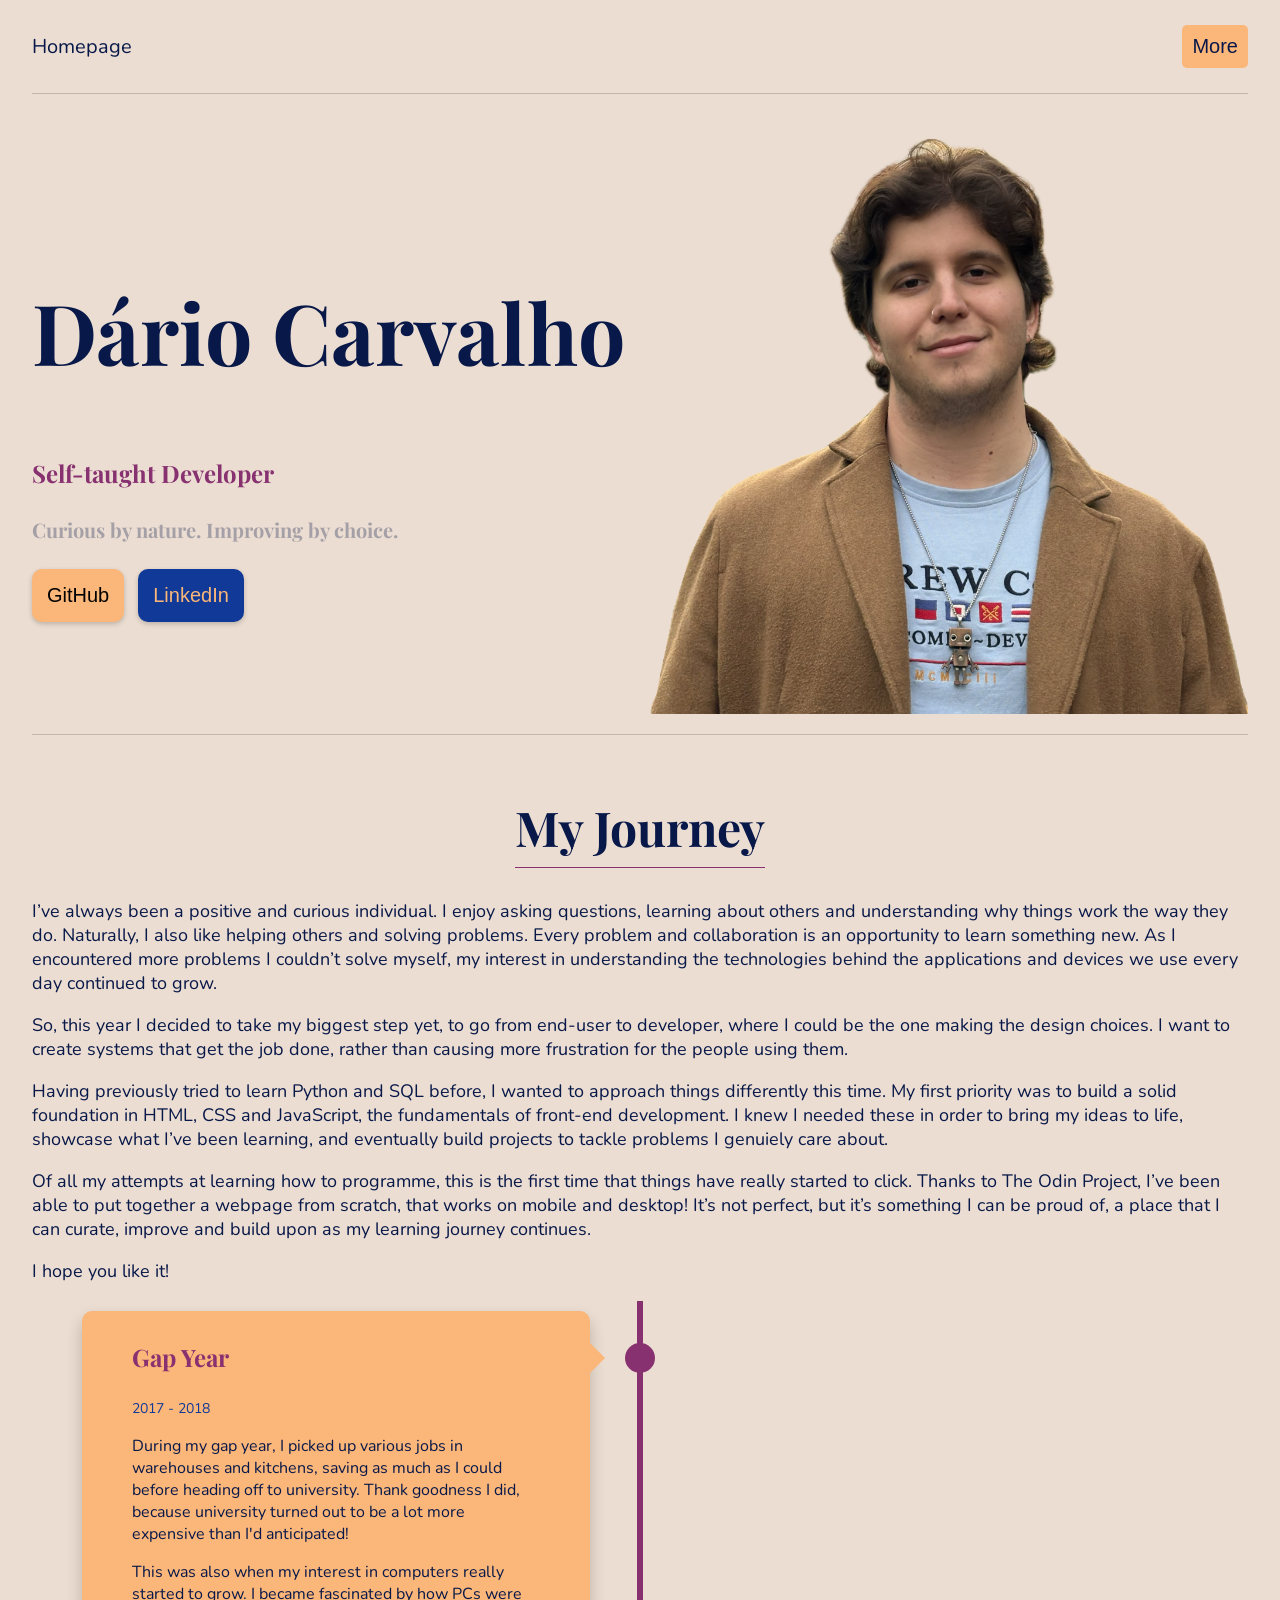
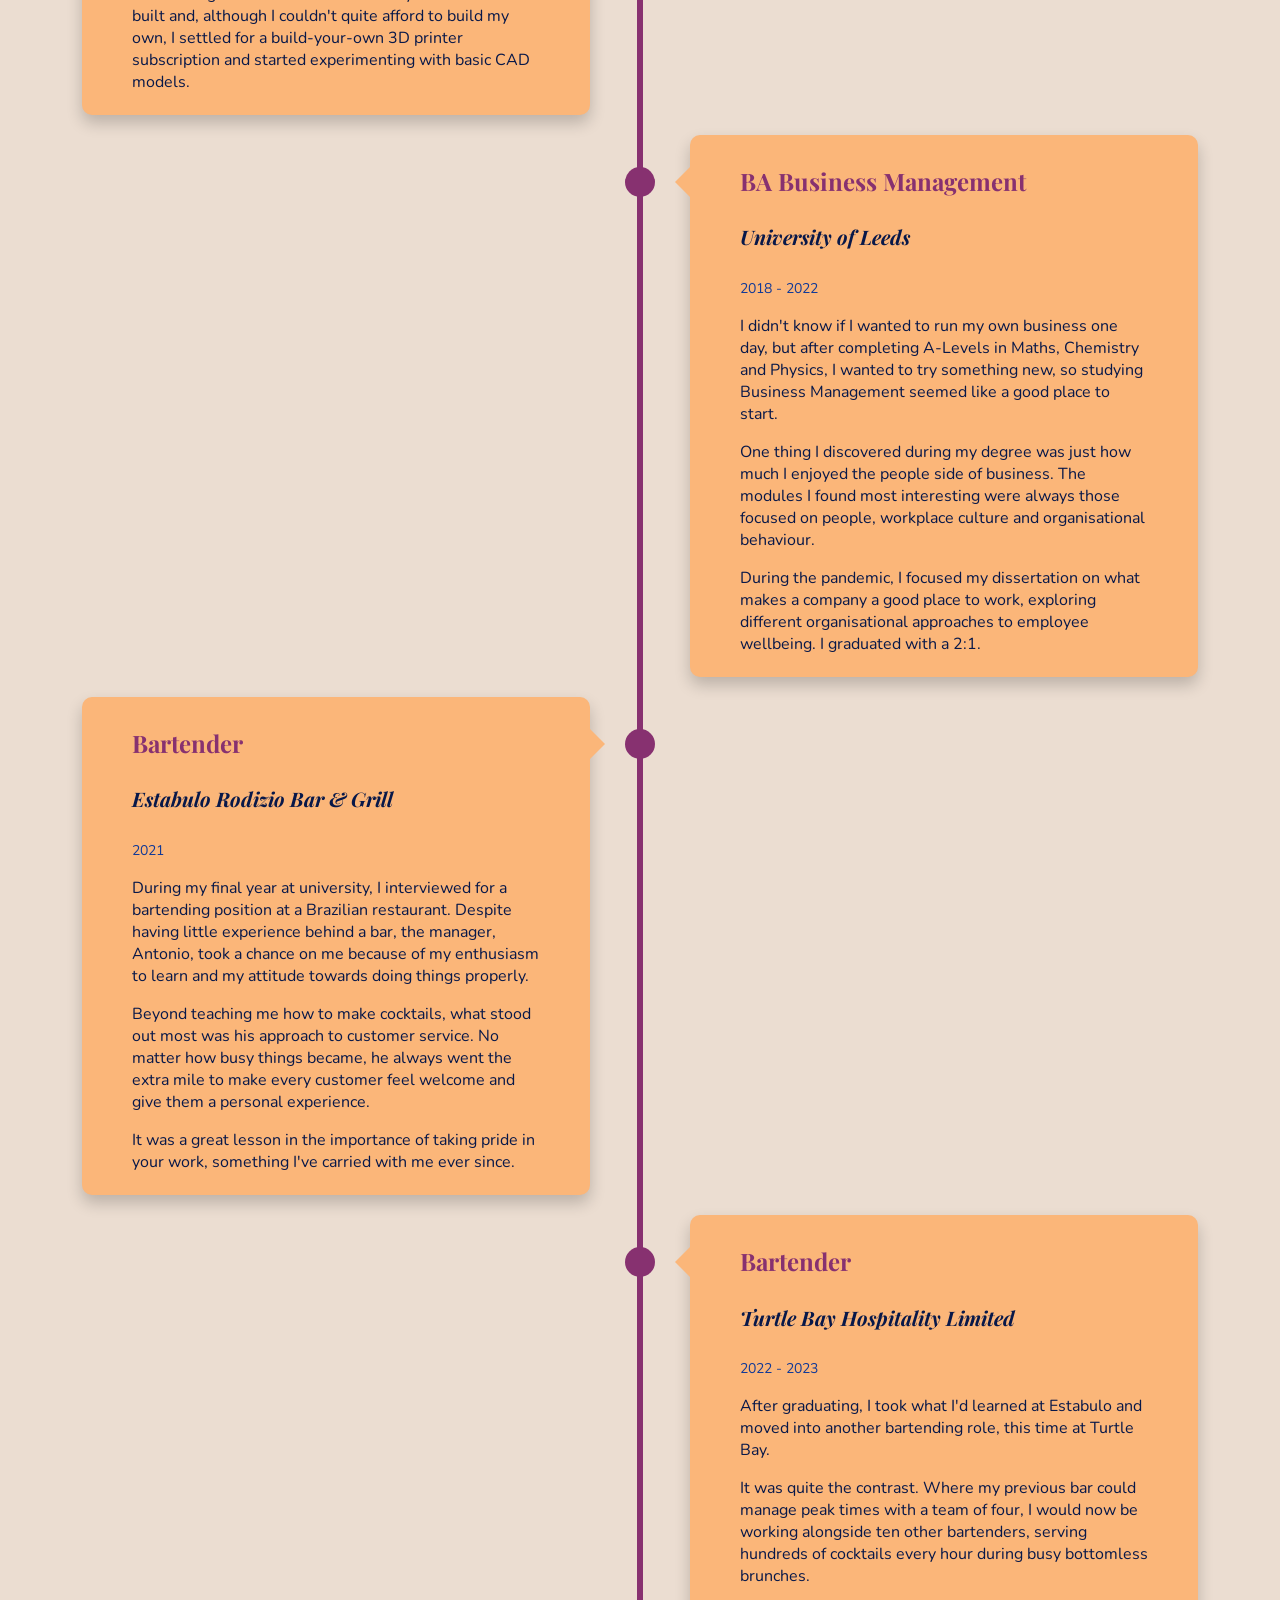
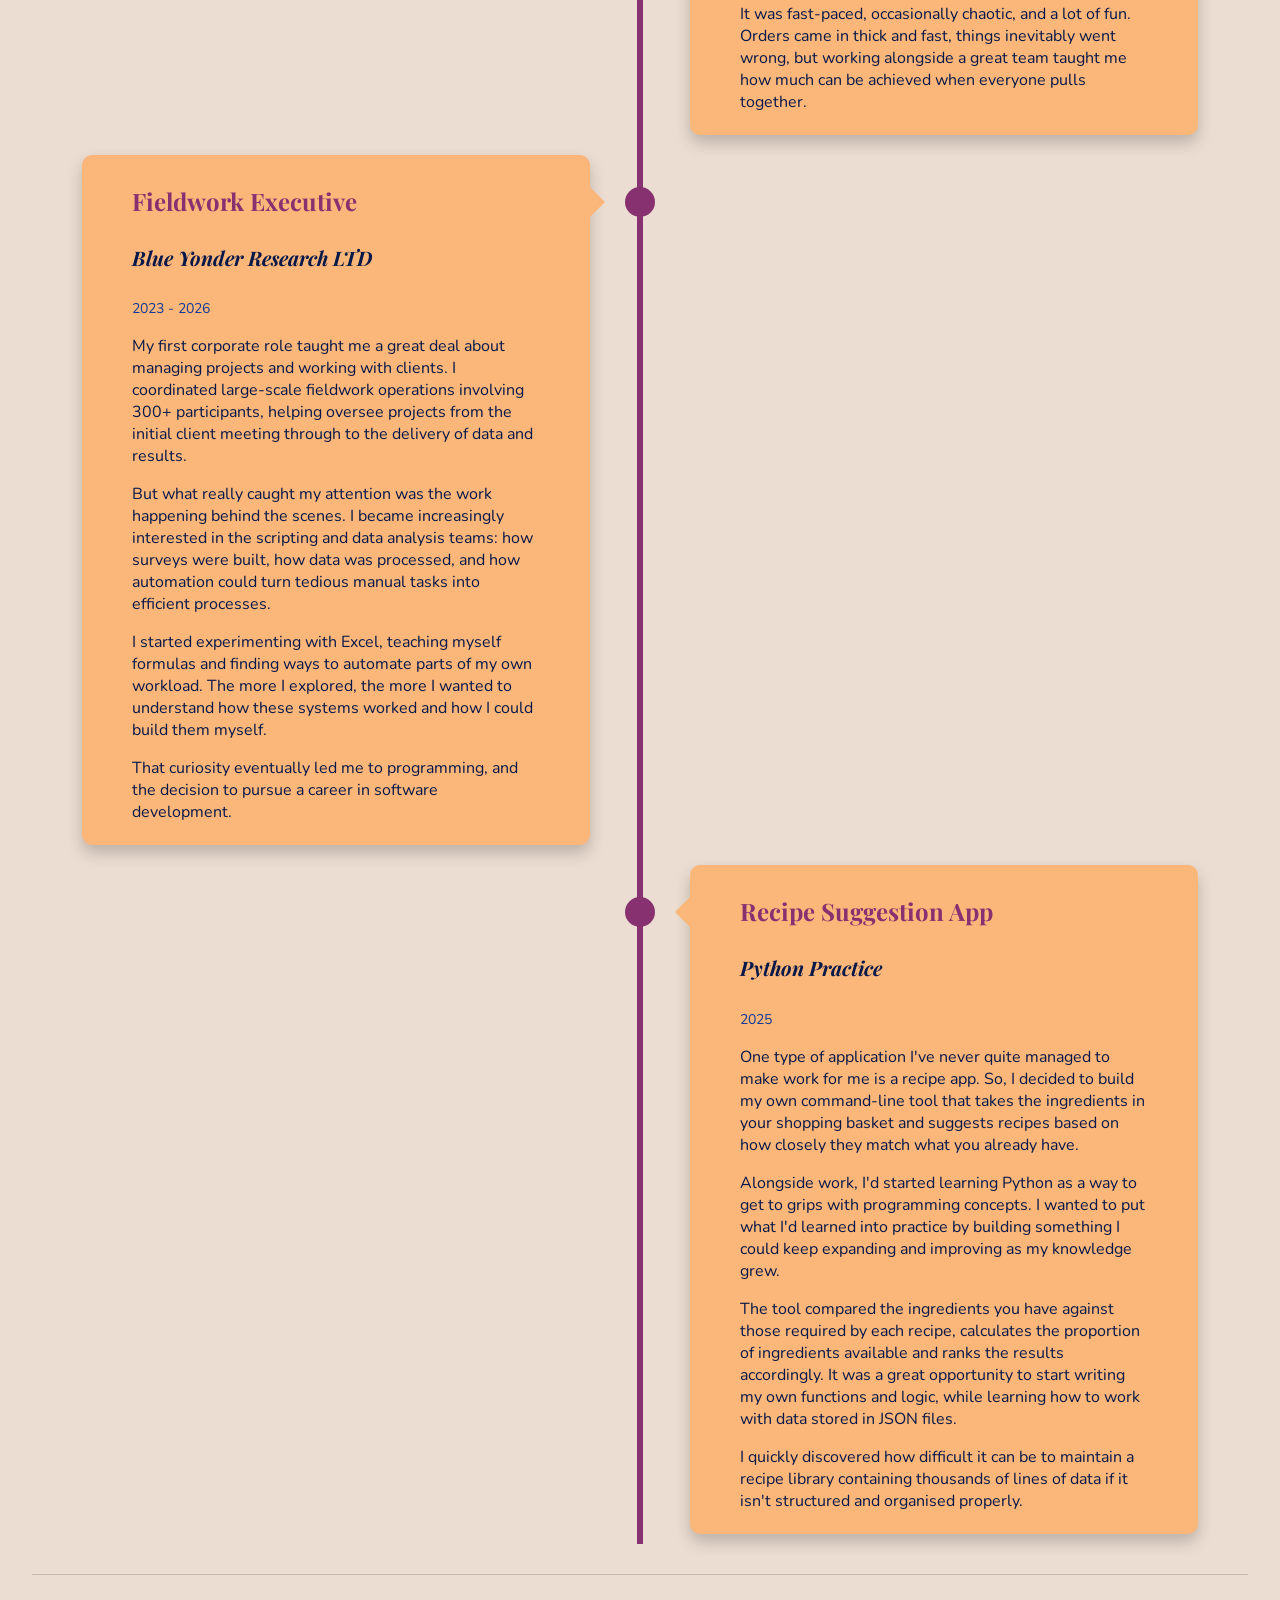
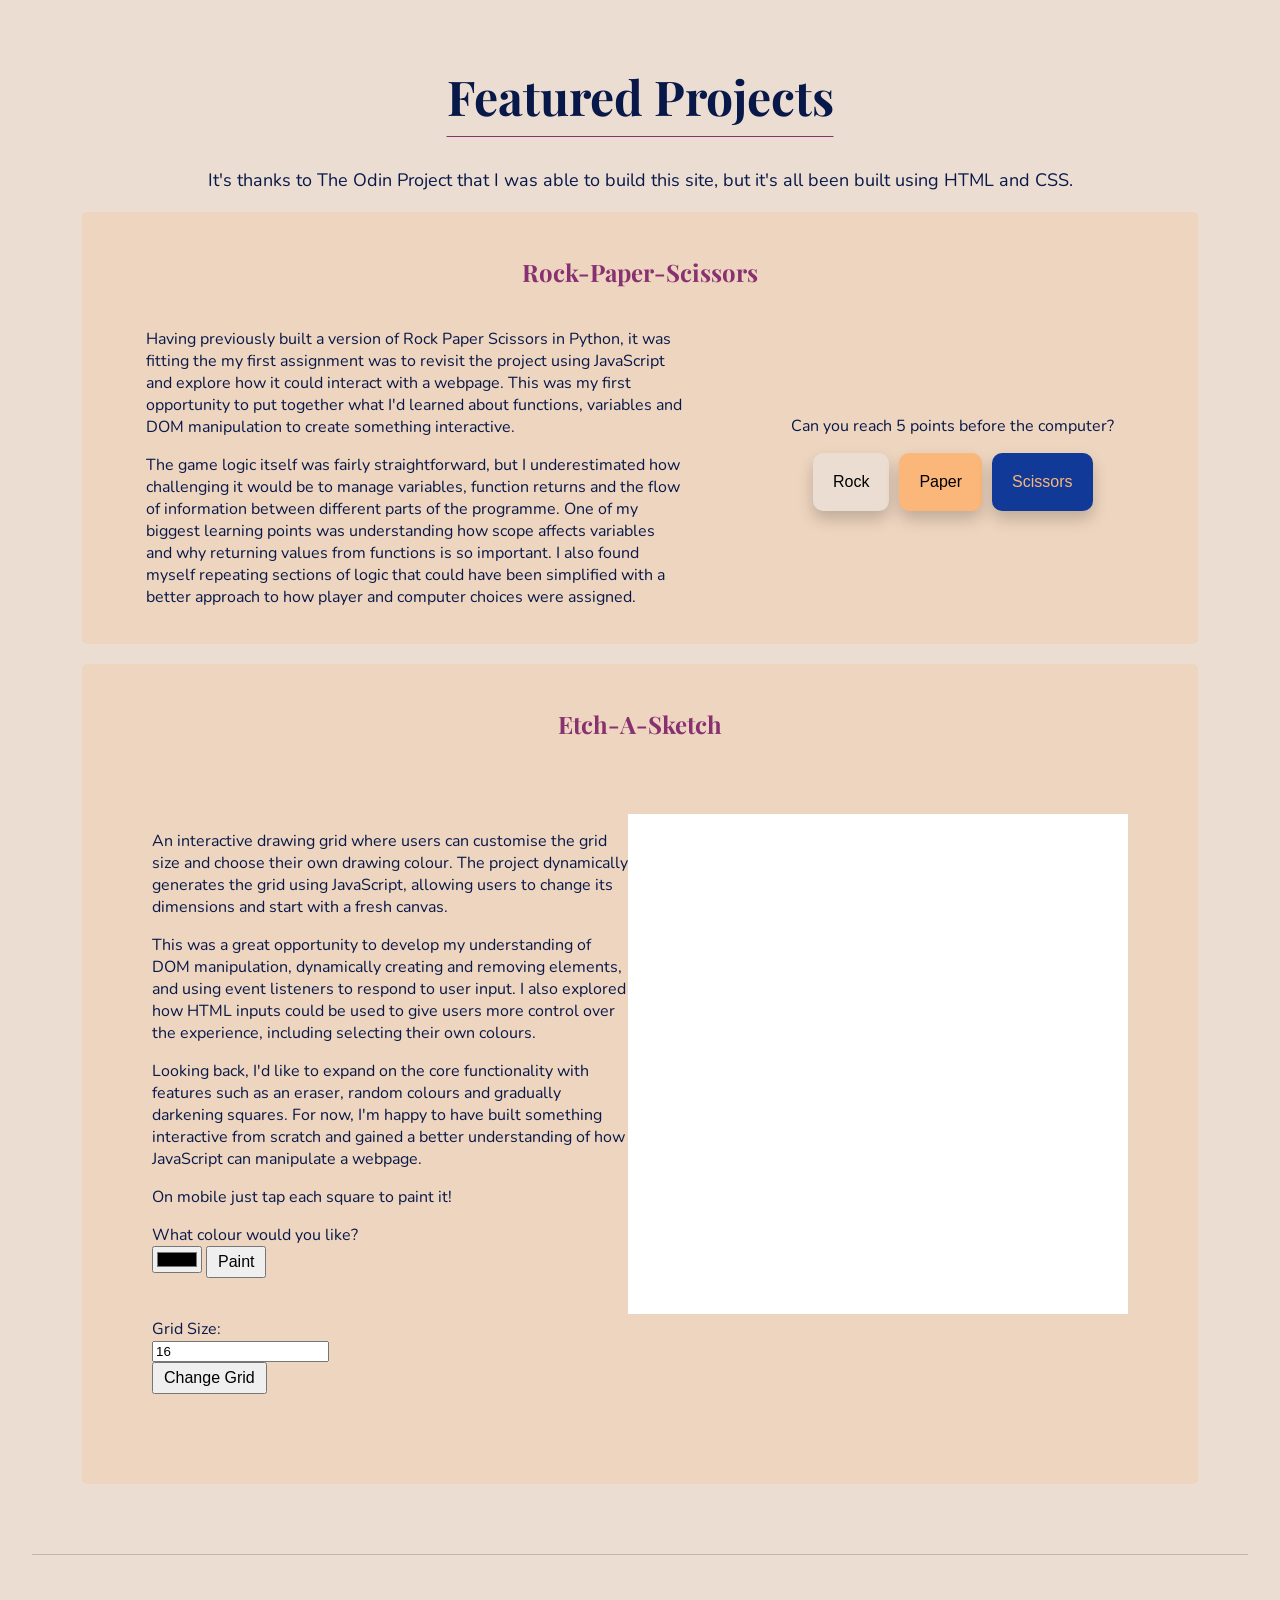
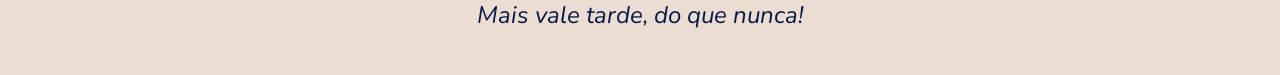
<file: index.html>
<!DOCTYPE html>
<html lang="en">
    <head>
        <meta charset="UTF-8">
        <meta name="viewport" content="width=device-width, initial-scale=1.0">
        <link rel="stylesheet" href="./style.css">
        <script src="./projects/the-odin-project/Rock_Paper_Scissors/myscript.js" defer></script>
        <script src="./projects/the-odin-project/etch-a-sketch/script.js" defer></script>
        <title>Home</title>
    </head>

    <body class="default-txt-colour default-bck-colour">

        <header>
            <nav class="container flex centre-vertical space-between padding-20-topbottom bottom-border">
                <div class="nav-brand">
                    <a href="">Homepage</a>
                </div>

                <div class="nav-links flex centre-vertical gap-10px">
                    <div class="dropdown">
                        <button class="dropbtn">More</button>
                        <div class="dropdown-content">
                            <a>To Be Continued...</a>
                        </div>
                    </div>
                </div>
            </nav>
        </header>


        <main>
            <!-- Welcome Section -->
            <section class="hero">
                <div class="container flex centre-vertical space-between padding-20-topbottom">  
                    <div class="hero_content wrap">
                        <h1>Dário Carvalho</h1>
                        <h3>Self-taught Developer</h3>
                        <h4 class="opaque">Curious by nature. Improving by choice.</h4>
                        <div class="socials">
                            <a href="https://github.com/DarioPiresCarvalho"><button class="primary-bck left-tilt">GitHub</button></a>
                            <a href="https://www.linkedin.com/in/dario-carvalho/"><button class="secondary-bck primary-txt right-tilt">LinkedIn</button></a>
                        </div>
                    </div>
                    <img src="./IMG_5171.jpeg" alt="Portrait of Dario">
                </div>   
            </section>


            <!-- Timeline -->
            <section class="journey">
                <div class="container top-border bottom-border padding-20-topbottom">
                    <h2 class="centre-text underline">My Journey</h2>
                    <div class="intro-text" >
                        <p>I’ve always been a positive and curious individual. I enjoy asking questions, learning about others and understanding why things work the way they do. Naturally, I also like helping others and solving problems. Every problem and collaboration is an opportunity to learn something new. As I encountered more problems I couldn’t solve myself, my interest in understanding the technologies behind the applications and devices we use every day continued to grow. </p>
                        <p>So,  this year I decided to take my biggest step yet, to go from end-user to developer, where I could be the one making the design choices. I want to create systems that get the job done, rather than causing more frustration for the people using them.</p>
                        <p>Having previously tried to learn Python and SQL before, I wanted to approach things differently this time. My first priority was to build a solid foundation in HTML, CSS and JavaScript, the fundamentals of front-end development. I knew I needed these in order to bring my ideas to life, showcase what I’ve been learning, and eventually build projects to tackle problems I genuiely care about.</p>
                        <p>Of all my attempts at learning how to programme, this is the first time that things have really started to click. Thanks to The Odin Project, I’ve been able to put together a webpage from scratch, that works on mobile and desktop! It’s not perfect, but it’s something I can be proud of, a place that I can curate, improve and build upon as my learning journey continues.</p>
                        <p>I hope you like it!</p>
                    </div>
                    
                    <div class="borderbox-timeline margin-20-topbottom">
                        <article class="timeline-item left-card">
                            <div class="timelogo"></div>
                            <div class="text-box">
                                <h3>Gap Year</h3>
                                <small>2017 - 2018</small>
                                <p>During my gap year, I picked up various jobs in warehouses and kitchens, saving as much as I could before heading off to university. Thank goodness I did, because university turned out to be a lot more expensive than I'd anticipated!</p>
                                <p>This was also when my interest in computers really started to grow. I became fascinated by how PCs were built and, although I couldn't quite afford to build my own, I settled for a build-your-own 3D printer subscription and started experimenting with basic CAD models.</p>
                                <span class="left-container-arrow"></span>                                
                            </div>
                        </article>

                        <article class="timeline-item right-card">
                            <div class="timelogo"></div>
                            <div class="text-box">
                                <h3>BA Business Management</h3>
                                <h4>University of Leeds</h4>
                                <small>2018 - 2022</small>
                                <p>I didn't know if I wanted to run my own business one day, but after completing A-Levels in Maths, Chemistry and Physics, I wanted to try something new, so studying Business Management seemed like a good place to start.</p>
                                <p>One thing I discovered during my degree was just how much I enjoyed the people side of business. The modules I found most interesting were always those focused on people, workplace culture and organisational behaviour.</p>
                                <p>During the pandemic, I focused my dissertation on what makes a company a good place to work, exploring different organisational approaches to employee wellbeing. I graduated with a 2:1.</p>
                                <span class="right-container-arrow"></span>
                            </div>
                        </article>

                        <article class="timeline-item left-card">
                            <div class="timelogo"></div>
                            <div class="text-box">
                                <h3>Bartender</h3>
                                <h4>Estabulo Rodizio Bar & Grill</h4>
                                <small>2021</small>
                                <p>During my final year at university, I interviewed for a bartending position at a Brazilian restaurant. Despite having little experience behind a bar, the manager, Antonio, took a chance on me because of my enthusiasm to learn and my attitude towards doing things properly.</p>
                                <p>Beyond teaching me how to make cocktails, what stood out most was his approach to customer service. No matter how busy things became, he always went the extra mile to make every customer feel welcome and give them a personal experience.</p>
                                <p>It was a great lesson in the importance of taking pride in your work, something I've carried with me ever since.</p>
                                <span class="left-container-arrow"></span>
                            </div>
                        </article>

                        <article class="timeline-item right-card">
                            <div class="timelogo"></div>
                            <div class="text-box">
                                <h3>Bartender</h3>
                                <h4>Turtle Bay Hospitality Limited</h4>
                                <small>2022 - 2023</small>
                                <p>After graduating, I took what I'd learned at Estabulo and moved into another bartending role, this time at Turtle Bay.</p>
                                <p>It was quite the contrast. Where my previous bar could manage peak times with a team of four, I would now be working alongside ten other bartenders, serving hundreds of cocktails every hour during busy bottomless brunches.</p>
                                <p>It was fast-paced, occasionally chaotic, and a lot of fun. Orders came in thick and fast, things inevitably went wrong, but working alongside a great team taught me how much can be achieved when everyone pulls together.</p>
                                <span class="right-container-arrow"></span>
                            </div>
                        </article>

                        <article class="timeline-item left-card">
                            <div class="timelogo"></div>
                            <div class="text-box">
                                <h3>Fieldwork Executive</h3>
                                <h4>Blue Yonder Research LTD</h4>
                                <small>2023 - 2026</small>
                                <p>My first corporate role taught me a great deal about managing projects and working with clients. I coordinated large-scale fieldwork operations involving 300+ participants, helping oversee projects from the initial client meeting through to the delivery of data and results.</p>
                                <p>But what really caught my attention was the work happening behind the scenes. I became increasingly interested in the scripting and data analysis teams: how surveys were built, how data was processed, and how automation could turn tedious manual tasks into efficient processes.</p>
                                <p>I started experimenting with Excel, teaching myself formulas and finding ways to automate parts of my own workload. The more I explored, the more I wanted to understand how these systems worked and how I could build them myself.</p>
                                <p>That curiosity eventually led me to programming, and the decision to pursue a career in software development.</p>
                                <span class="left-container-arrow"></span>
                            </div>
                        </article>


                        <article class="timeline-item right-card">
                            <div class="timelogo"></div>
                            <div class="text-box">
                                <h3>Recipe Suggestion App</h3>
                                <h4>Python Practice</h4>
                                <small>2025</small>
                                <p>One type of application I've never quite managed to make work for me is a recipe app. So, I decided to build my own command-line tool that takes the ingredients in your shopping basket and suggests recipes based on how closely they match what you already have.</p>
                                <p>Alongside work, I'd started learning Python as a way to get to grips with programming concepts. I wanted to put what I'd learned into practice by building something I could keep expanding and improving as my knowledge grew.</p>
                                <p>The tool compared the ingredients you have against those required by each recipe, calculates the proportion of ingredients available and ranks the results accordingly. It was a great opportunity to start writing my own functions and logic, while learning how to work with data stored in JSON files.</p>
                                <p>I quickly discovered how difficult it can be to maintain a recipe library containing thousands of lines of data if it isn't structured and organised properly.</p>
                                <!-- INCLUDE WHAT TYPE OF THINGS I IMPLEMENTED including searching and json library -->
                                <span class="right-container-arrow"></span>
                            </div>
                        </article>
                    </div>
                    
                </div>
            </section>


            <!-- Projects -->
            <section class="projects">
                <div class="container padding-20-topbottom padding-50-around-desktop">
                    <!-- MAYBE NEW TITLE TO MATCH CONTENT I.E. SPECIFICALLY LEARNING -->
                    <h2 class="centre-text underline">Featured Projects</h2> 
                    <div class="intro-text centre-text">
                        <p>It's thanks to The Odin Project that I was able to build this site, but it's all been built using HTML and CSS.</p>
                    </div>

                    <article class="project-card padding-20-topbottom rounded-corners-5px margin-20-topbottom" id="opaque-primary-bck">
                        <h3 class="centre-text">Rock-Paper-Scissors</h3>
                        <div class="flex space-around centre-vertical" id="project-card-mobile">
                            <div class="max-width-50 rps-intro">
                                <p>Having previously built a version of Rock Paper Scissors in Python, it was fitting the my first assignment was to revisit the project using JavaScript and explore how it could interact with a webpage. This was my first opportunity to put together what I'd learned about functions, variables and DOM manipulation to create something interactive.</p>
                                <p>The game logic itself was fairly straightforward, but I underestimated how challenging it would be to manage variables, function returns and the flow of information between different parts of the programme. One of my biggest learning points was understanding how scope affects variables and why returning values from functions is so important. I also found myself repeating sections of logic that could have been simplified with a better approach to how player and computer choices were assigned.</p>
                            </div>
                            <div id="rock-paper-scissors">
                                <div class="gameplay centre-text flex-vertical centre-vertical">
                                    <p>Can you reach 5 points before the computer?</p>
                                    <div id = 'choices' class="flex gap-10px"></div>
                                    <div id = 'rounds'></div>
                                    <div id = 'winner'></div>
                                </div>
                            </div>
                        </div>
                    </article>

                    <article class="project-card padding-20-topbottom margin-20-topbottom rounded-corners-5px" id="opaque-primary-bck">
                        <h3 class="centre-text">Etch-A-Sketch</h3>
                        <div class="flex space-between padding-50-around-desktop" id="project-card-mobile">
                            <div class="max-width-50">
                                <p>An interactive drawing grid where users can customise the grid size and choose their own drawing colour. The project dynamically generates the grid using JavaScript, allowing users to change its dimensions and start with a fresh canvas.</p>
                                <p>This was a great opportunity to develop my understanding of DOM manipulation, dynamically creating and removing elements, and using event listeners to respond to user input. I also explored how HTML inputs could be used to give users more control over the experience, including selecting their own colours.</p>
                                <p>Looking back, I'd like to expand on the core functionality with features such as an eraser, random colours and gradually darkening squares. For now, I'm happy to have built something interactive from scratch and gained a better understanding of how JavaScript can manipulate a webpage.</p>
                                <p>On mobile just tap each square to paint it!</p>  
                                <div id="etch-a-sketch">
                                    <div class="block flex-vertical gap-10px">
                                        <div class="options">
                                            <div>
                                                <p>What colour would you like?</p>
                                                <input class="colorInput" type="color">
                                                <button class="changeColor">Paint</button>
                                            </div>
                                            <div class="padding-20-topbottom">
                                                <p>Grid Size:</p>
                                                <input class="gridSize">
                                                <button class="changeGrid" id="mobile-grid">Change Grid</button>
                                            </div>
                                        </div>
                                    </div>
                                </div>
                            </div>
                            <div id="etch-a-sketch">
                                <div class="block">
                                    <div id="containerDiv">
                                        <div id="container"> <!-- block of divs-->
                                        </div>
                                    </div> 
                                </div>
                            </div>
                        </div>
                    </article>
                </div>
            </section>

            <!-- FUTURE PLANS -->

            <!-- <section class="upcoming">
                <div class="container top-border">
                    <h2 class="centre-text underline">Future Plans</h2>
                    
                    <div class="flex space-between" id="project-card-mobile">
                        <article >
                            <h3>Calculator</h3>
                            <p>Lorem ipsum dolor sit, amet consectetur adipisicing elit. Vel magnam, expedita tempore quae cum nihil! Iste pariatur deleniti necessitatibus porro ipsa recusandae eos, ipsum, sunt nemo quos deserunt possimus mollitia.</p>
                        </article>

                        <article>
                            <h3>Moving To Sheffield!</h3>
                            <p>Lorem ipsum dolor sit, amet consectetur adipisicing elit. Vel magnam, expedita tempore quae cum nihil! Iste pariatur deleniti necessitatibus porro ipsa recusandae eos, ipsum, sunt nemo quos deserunt possimus mollitia.</p>
                        </article>

                        <article>
                            <h3>Dark Mode + Animations</h3>
                            <p>Lorem ipsum dolor sit, amet consectetur adipisicing elit. Vel magnam, expedita tempore quae cum nihil! Iste pariatur deleniti necessitatibus porro ipsa recusandae eos, ipsum, sunt nemo quos deserunt possimus mollitia.</p>
                        </article>
                    </div>
                </div>
                
                
            </section> -->


        </main>


        <footer>
            <div class="container top-border padding-20-topbottom">
                <p class="centre-text"><em>Mais vale tarde, do que nunca!</em></p>
            </div>
        </footer>

    </body>
</html>
</file>
<file: style.css>
@import url('https://fonts.googleapis.com/css2?family=Nunito:ital,wght@0,200..1000;1,200..1000&display=swap');
@import url('https://fonts.googleapis.com/css2?family=Playfair+Display:ital,wght@0,400..900;1,400..900&display=swap');


/**************** UNIVERSAL ****************/
* {
    box-sizing: border-box;
}

body {
    height: 100%;
    display: flex;
    flex-direction: column;
    margin: 0px;
}

a {
    text-decoration: none;
}


/**************** COLOURS ****************/
.default-bck-colour {
    background-color: #ebddd1
}

.default-txt-colour {
    color: #081849;
}

.bottom-border {
    border-bottom: 1px solid rgba(36, 29, 24, 0.2);
}

.top-border {
    border-top: 1px solid rgba(36, 29, 24, 0.2)
}


/* FOR BACKGROUNDS */
.primary-bck {
    background-color: #fbb679;
}

#opaque-primary-bck {
    background-color: rgba(251, 182, 121, 0.2);
}

.secondary-bck {
    background-color: #113997;
}

#opaque-secondary-bck {
    background-color: rgba(17, 57, 151, 0.15);
}

.accent-bck {
    background-color: #873170;
}

/* FOR TEXT */

.primary-txt {
    color: #fbb679;
}

#opaque-primary-txt  {
    color: rgba(251, 182, 121, 0.2);
}

.secondary-txt {
    color: #113997;
}

#opaque-secondary-txt {
    color: rgba(17, 57, 151, 0.15);
}

.accent-txt {
    color: #873170;
}

.opaque {
    opacity: 30%;
}
.hero button .left:hover {
    transform: rotate(-15deg);
}



/**************** FONTS ****************/
body {
    font-family: 'Nunito', sans-serif;
}

h1, h2, h3, h4, h5, h6 {
    font-family: "Playfair Display", sans-serif;
}

h1 {
    font-size: 84px;
}


h2 {
    font-size: 48px;
}

h3 {
    font-size: 24px;
    color: #873170;
}

h4 {
    font-size: 20px;
}

p {
    font-size: 16px;
}

small {
    font-size: 14px;
}

.intro-text p {
    font-size: 18px;
}


/**************** LAYOUTS/SPACING ****************/
.container {
    max-width: 1400px;
    width: min(100% - 64px, 1400px);
    margin: 0px auto;
}

.flex {
    display: flex;
}

.flex-vertical {
    display: flex;
    flex-direction: column;
}

.centre-text {
    text-align: center;
}

.centre-horizontal {
    justify-content: center;
}

.centre-vertical {
    align-items: center;
}

.space-between {
    justify-content: space-between;
}

.space-around {
    justify-content: space-around;
}

.margin-20-topbottom {
    margin: 20px 0px;
}

.gap-10px {
    gap: 10px;
}

.padding-20-topbottom {
    padding: 20px 0px;
}

.padding-50-around-desktop {
    padding: 50px;
}

.wrap {
    flex-wrap: wrap;
}

.rounded-corners-5px {
    border-radius: 5px;
}




/* EFFECTS */

.left-tilt {
    transition: transform 0.2s 0s;
}
.left-tilt:hover {
    transform: rotate(-15deg);
}

.right-tilt {
    transition: transform 0.2s 0s;
}
.right-tilt:hover {
    transform: rotate(15deg);
}


.underline {
    text-decoration: underline solid 1px #873170;
    text-underline-offset: 20px;
}

/**************** INDIVIDUAL SECTIONS ***************/ 

/* HEADER */
header {
    font-size: 20px;
}

header a {
    text-decoration: none;
    color: #081849;
}


/* HEADER DROPDOWN BUTTON */
.dropdown {
    position: relative;
}

.dropbtn {
    background-color: #fbb679;
    border-radius: 5px;
    color: #081849;
    border: none;
    cursor: pointer;
    font-size: 20px;
    padding: 10px;
    margin: 5px 0px;
}

.dropdown-content {
    display: none;
    position: absolute;
    background-color: #ebddd1;
    border-radius: 5px;
    min-width: 200px;
    right: 0;
    box-shadow: 0px 8px 16px 0px rgba(0, 0, 0, 0.2);
}

.dropdown-content a {
    display: block;
    padding: 10px;
}

.dropdown-content a:hover {
  background-color: #873170;
  border-radius: 5px;
  color: #fbb679;
}

.dropdown:hover .dropdown-content {
  display: block;
}

/* HERO */

.hero button {
    border-radius: 10px;
    border: none;
    cursor: pointer;
    font-size: 20px;
    padding: 15px;
    box-shadow: 0px 2px 5px 0px rgba(0 , 0 , 0 , 0.2);
    margin-right: 10px;
}

.hero img {
    max-width: 600px;
    flex: auto;
}

.hero a {
    color: #081849;
}

.hero .primary-txt a {
    color:#fbb679
}

footer p {
    font-size: 24px;
}

/**************** JOURNEY CARDS   https://www.youtube.com/watch?v=t5AE66WgQD0 *************/

.borderbox-timeline {
    position: relative;
    margin: 10px auto;
}

.timeline-item {
    padding: 10px 50px;
    width: 50%;
    position: relative;
}

.timeline-item h4 {
    font-style: italic;
}

.timeline-item small {
    color: #113997;
}

.text-box {
    padding: 6px 50px;
    background-color: #fbb679;
    position: relative;
    border-radius: 10px;
    box-shadow: 0px 8px 16px 0px rgba(0, 0, 0, 0.2);
}

.text-box:hover {
    transform: scale(1.005)
}


.left-card {
    left: 0;
}

.right-card {
    left: 50%;
}

.timelogo {
    background-color: #873170;
    width: 30px;
    height: 30px;
    position: absolute;
    border-radius: 50%;
    right: -15px;
    top: 42px;
    z-index: 10;
}

.right-card .timelogo {
    left: -15px
}

.borderbox-timeline::after {
    content: '';
    position: absolute;
    width: 6px;
    height: 100%;
    background: #873170;
    top: 0;
    left: 50%;
    margin-left: -3px;
    z-index: -1;
}

.left-container-arrow {
    width: 0;
    height: 0;
    top: 32px;
    position: absolute;
    z-index: 1;
    border-top: 15px solid transparent;
    border-bottom: 15px solid transparent;
    border-left: 15px solid #fbb679;
    right: -15px;
}

.right-container-arrow {
    width: 0;
    height: 0;
    top: 32px;
    position: absolute;
    z-index: 1;
    border-top: 15px solid transparent;
    border-bottom: 15px solid transparent;
    border-right: 15px solid #fbb679;
    left: -15px;
}






/**************** PROJECTS ****************/


/* PROJECT CARD DESIGN */

.project-card {
    padding: 20px;
}

.max-width-50 {
    max-width: 50%;
}

.max-width-30 {
    max-width: 30%;
}


/* ROCK PAPER SCISSORS */
#rock-paper-scissors {
    padding: 20px;
    border-radius: 10px;
}

#rock-paper-scissors button {
    box-shadow: 0px 8px 16px 0px rgba(0, 0, 0, 0.2);
}

.gameplay h1 {
    font-size: 36px;
    color: #081849;
    margin: 10px;
}

#choices button {
    border-radius: 10px;
    font-size: 16px;
    padding: 20px;
    border: none;
    cursor: pointer;
}

#choices .rock {
    background-color: #ebddd1;
}

#choices .paper {
    background-color: #fbb679;
}

#choices .scissors {
    background-color: #113997;
    color: #fbb679;
}

.reset-button {
    border-radius: 10px;
    font-size: 16px;
    padding: 20px;
    border: none;
    cursor: pointer;
    background-color: #873170;
    color: #fbb679;
}

/* ETCHE A SKETCH */

#etch-a-sketch {
    h1 {
    text-align: center;
    }

    .options {
        display: flex;
        flex-direction: column;
        gap: 20px;
    }

    p {
        margin: 0px;
    }

    #container {
        background-color: white;
        display: flex;
        flex-wrap: wrap;
        justify-content: center;
    }

    .box {
        box-sizing: border-box;
    }

    .changeGrid {
        display: block;
    }

    button {
        font-size: 16px;
        padding: 5px 10px;
    }
}









/**************** MOBILE ****************/
@media screen and (max-width: 850px) {

    h1 {
        font-size: 64px;
    }

    /* HERO LAYOUT */
    .hero {
        text-align: center;
    }

    .hero .container{
        flex-direction: column-reverse;
    }

    .hero img {
        max-width: 400px;
    }



    /* TIMELINE CARDS */
    .borderbox-timeline {
        margin: 50px auto;
    }

    .borderbox-timeline::after {
        left: 31px;
    }

    .timeline-item {
        width: 100%;
        padding-left: 80px;
        padding-right: 25px;
    }

    .right-card {
        left: 0;
    }

    .left-card .timelogo, .right-card .timelogo {
        left: 16px;
    }

    .left-container-arrow, .right-container-arrow {
        border-right: 15px solid #fbb679;
        border-left: 0px;
        left: -15px
    }


    /* PROJECT CARDS */
    #project-card-mobile {
        flex-direction: column;
    }

    .max-width-50 {
        max-width: fit-content;
    };

    #mobile-grid {
        width: 200px;
    }


    .padding-50-around-desktop {
        padding: 0px;
    }

}
</file>
